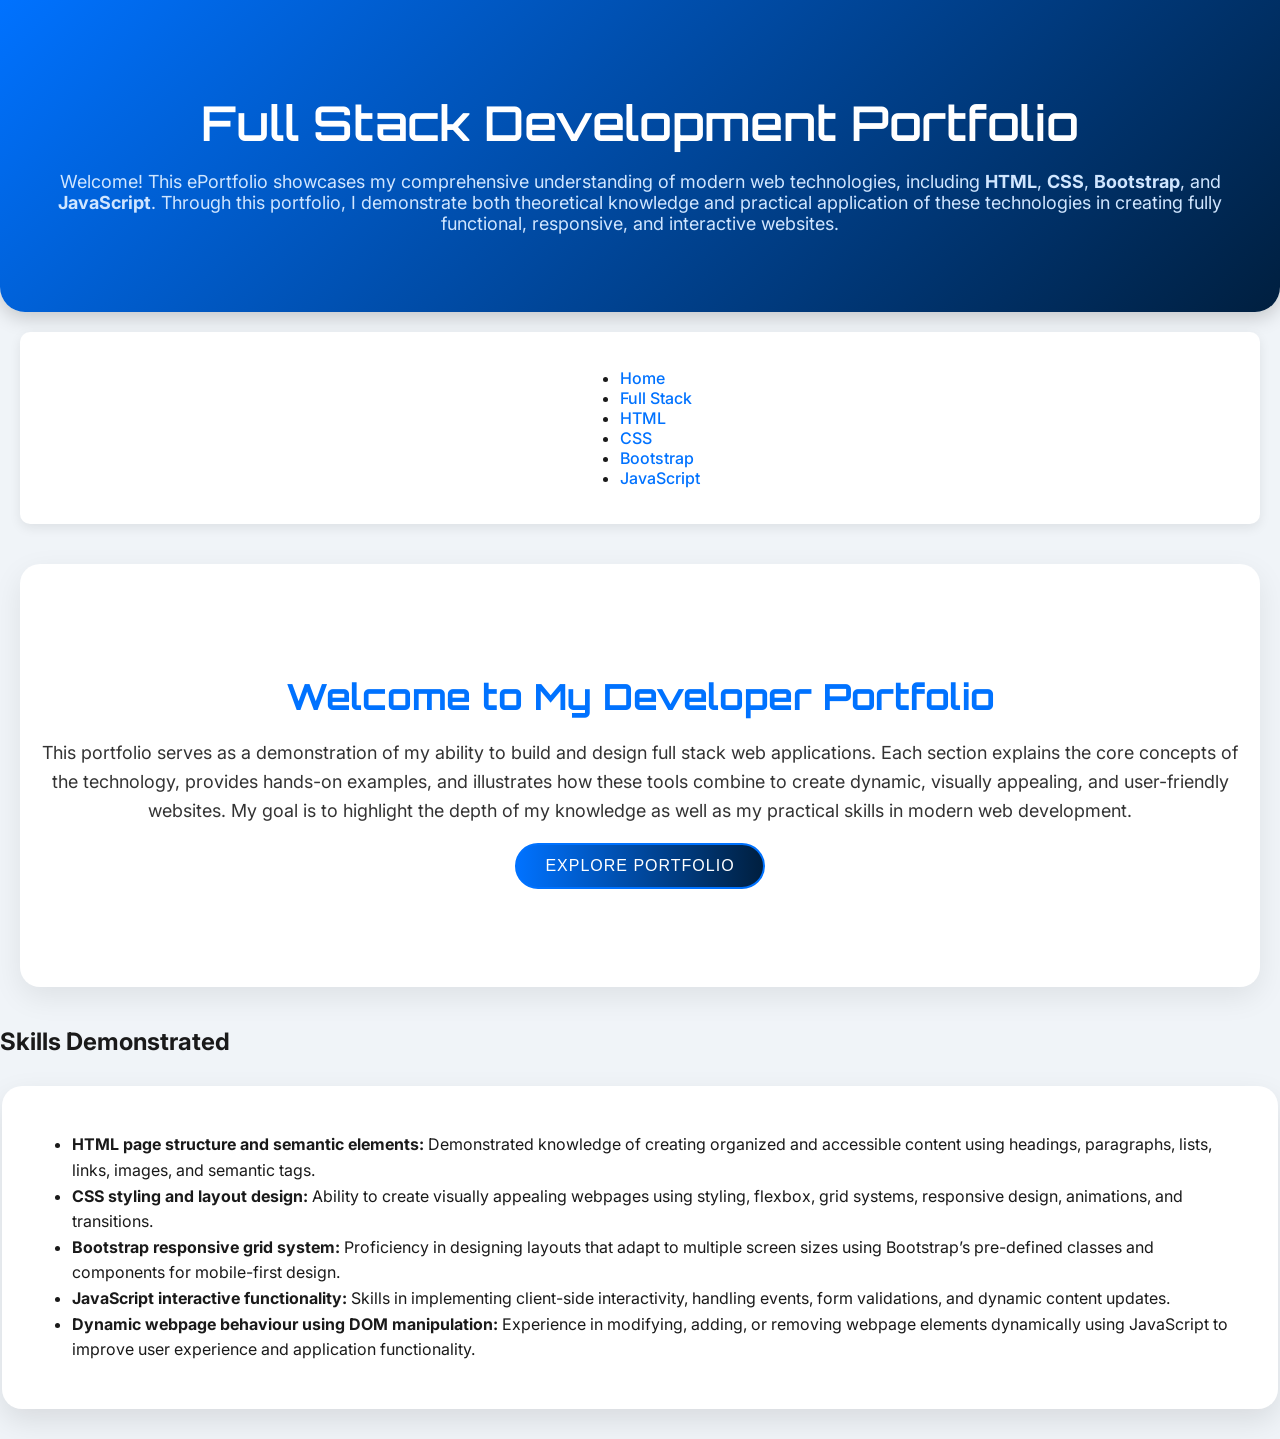
<file: fullstack-portfolio/index.html>
<!DOCTYPE html>
<html lang="en">

<head>
  <meta charset="UTF-8">
  <meta name="viewport" content="width=device-width, initial-scale=1.0">
  <title>Full Stack Developer Portfolio</title>

  <link rel="stylesheet" href="style.css">
  <link href="https://fonts.googleapis.com/css2?family=Poppins:wght@300;500;700&display=swap" rel="stylesheet">
</head>

<body>

<header>
  <h1 class="title">Full Stack Development Portfolio</h1>
  <p class="subtitle">
    Welcome! This ePortfolio showcases my comprehensive understanding of modern web technologies, including <strong>HTML</strong>, <strong>CSS</strong>, <strong>Bootstrap</strong>, and <strong>JavaScript</strong>. Through this portfolio, I demonstrate both theoretical knowledge and practical application of these technologies in creating fully functional, responsive, and interactive websites.
  </p>
</header>

<nav>
  <ul>
    <li><a href="index.html">Home</a></li>
    <li><a href="fullstack.html">Full Stack</a></li>
    <li><a href="html.html">HTML</a></li>
    <li><a href="css.html">CSS</a></li>
    <li><a href="bootstrap.html">Bootstrap</a></li>
    <li><a href="javascript.html">JavaScript</a></li>
  </ul>
</nav>

<section class="hero">
  <h2>Welcome to My Developer Portfolio</h2>
  <p>
    This portfolio serves as a demonstration of my ability to build and design full stack web applications. Each section explains the core concepts of the technology, provides hands-on examples, and illustrates how these tools combine to create dynamic, visually appealing, and user-friendly websites. My goal is to highlight the depth of my knowledge as well as my practical skills in modern web development.
  </p>
  <button onclick="showWelcome()">Explore Portfolio</button>
  <p id="message"></p>
</section>

<section>
  <h2>Skills Demonstrated</h2>
  <div class="card">
    <ul>
      <li>
        <strong>HTML page structure and semantic elements:</strong> Demonstrated knowledge of creating organized and accessible content using headings, paragraphs, lists, links, images, and semantic tags.
      </li>
      <li>
        <strong>CSS styling and layout design:</strong> Ability to create visually appealing webpages using styling, flexbox, grid systems, responsive design, animations, and transitions.
      </li>
      <li>
        <strong>Bootstrap responsive grid system:</strong> Proficiency in designing layouts that adapt to multiple screen sizes using Bootstrap’s pre-defined classes and components for mobile-first design.
      </li>
      <li>
        <strong>JavaScript interactive functionality:</strong> Skills in implementing client-side interactivity, handling events, form validations, and dynamic content updates.
      </li>
      <li>
        <strong>Dynamic webpage behaviour using DOM manipulation:</strong> Experience in modifying, adding, or removing webpage elements dynamically using JavaScript to improve user experience and application functionality.
      </li>
    </ul>
  </div>
</section>

<script>
  function showWelcome() {
    document.getElementById('message').innerText = "Thank you for visiting! Explore each section to see examples of my work.";
  }
</script>

</body>
</html>
</file>
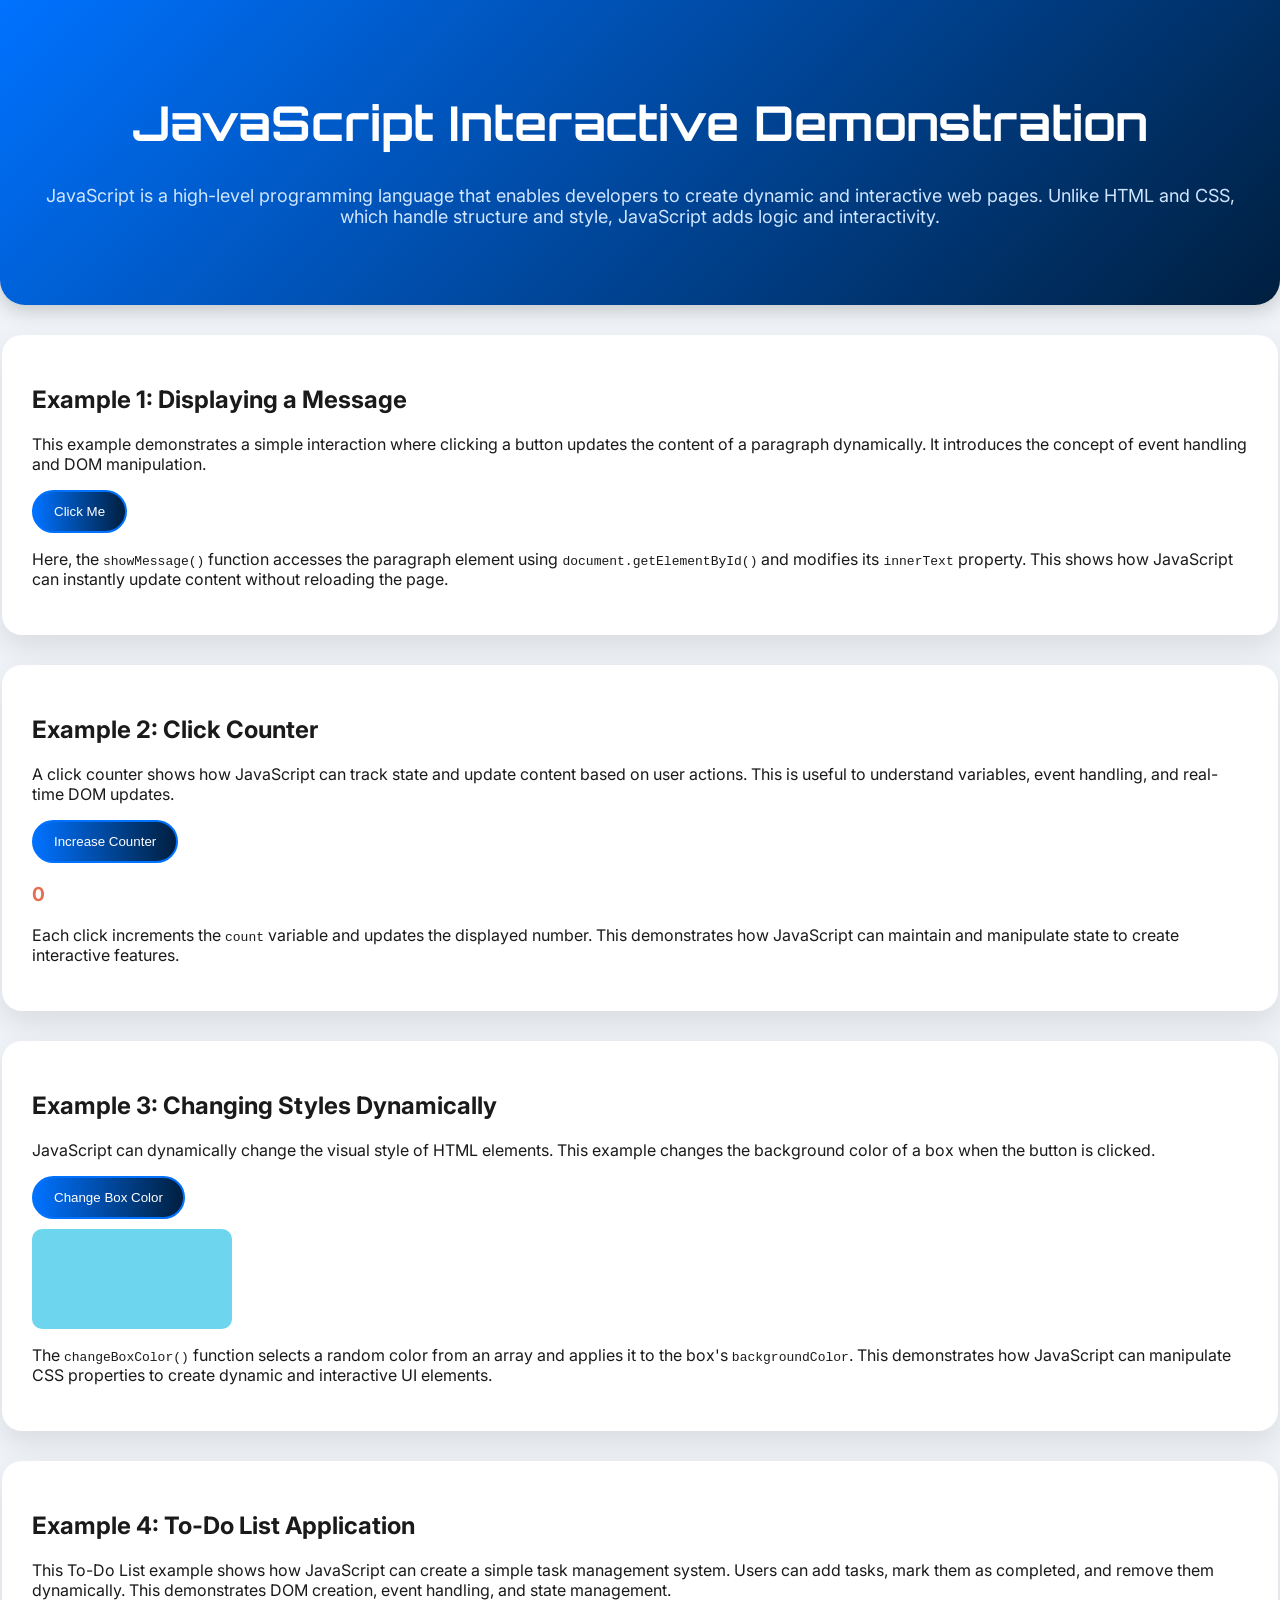
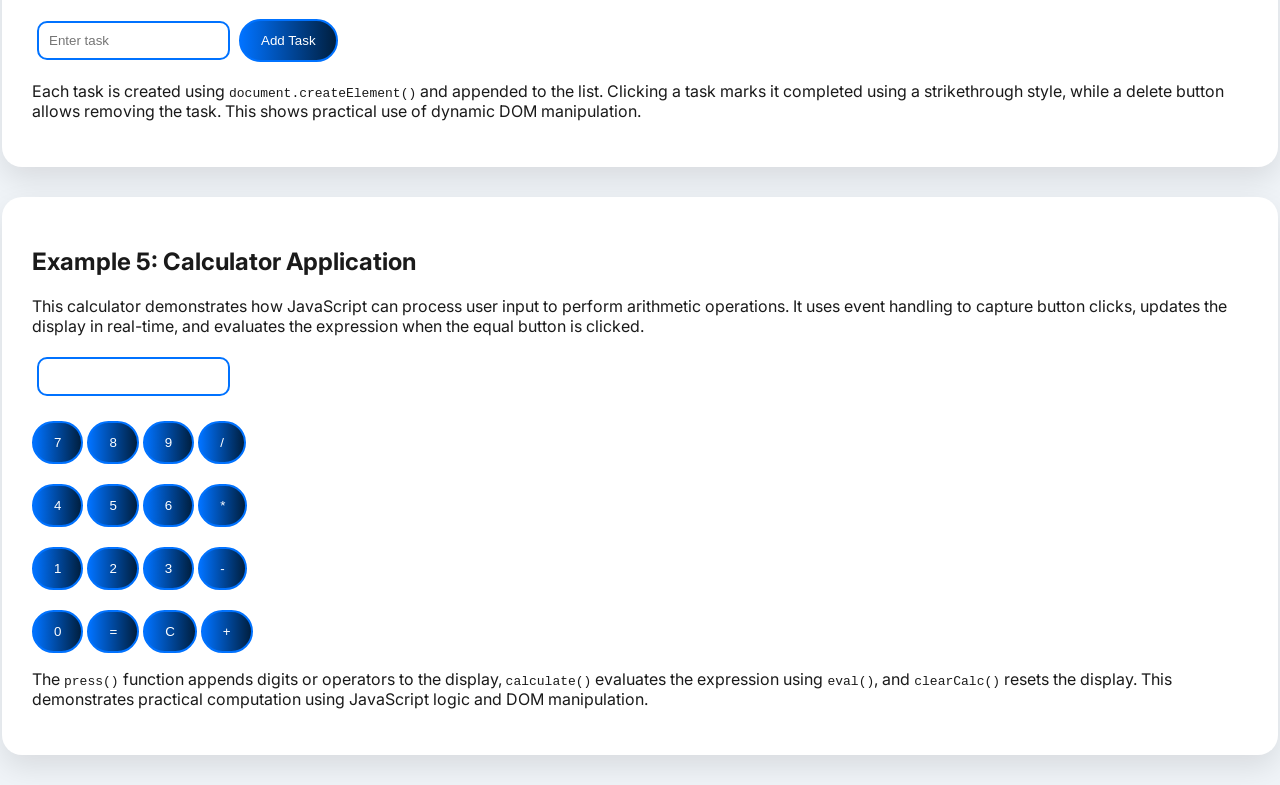
<file: javascript.html>
<!DOCTYPE html>
<html lang="en">

<head>
<meta charset="UTF-8">
<meta name="viewport" content="width=device-width, initial-scale=1.0">
<title>JavaScript Interactive Demonstration</title>

<style>
/* YOUR CSS (UNCHANGED) */
@import url('https://fonts.googleapis.com/css2?family=Orbitron:wght@400;600&family=Inter:wght@300;400;500&display=swap');

body {
  margin: 0;
  font-family: 'Inter', sans-serif;
  background: #f0f4f8;
  color: #1a1a1a;
  overflow-x: hidden;
}

header {
  text-align: center;
  padding: 60px 20px;
  background: linear-gradient(135deg, #0072ff, #001f3f);
  color: #fff;
  border-radius: 0 0 25px 25px;
  box-shadow: 0 5px 20px rgba(0, 0, 0, 0.2);
  animation: headerGlow 5s infinite alternate;
}

@keyframes headerGlow {
  0% { box-shadow: 0 5px 20px rgba(0,114,255,0.2); }
  100% { box-shadow: 0 10px 30px rgba(0,114,255,0.6); }
}

header h1 {
  font-family: 'Orbitron', sans-serif;
  font-size: 48px;
}

header p {
  font-size: 18px;
  color: #d0e6ff;
}

.card {
  width: 95%;
  margin: 30px auto;
  padding: 30px;
  background: #ffffff;
  border-radius: 20px;
  box-shadow: 0 12px 30px rgba(0,0,0,0.1);
  transition: 0.5s;
}

.card:hover {
  transform: translateY(-10px);
  background: linear-gradient(135deg, #001f3f, #003366);
  color: #fff;
}

button {
  padding: 12px 20px;
  border-radius: 50px;
  border: 2px solid #0072ff;
  background: linear-gradient(90deg, #0072ff, #001f3f);
  color: #fff;
  cursor: pointer;
}

input {
  padding: 10px;
  margin: 5px;
  border-radius: 10px;
  border: 2px solid #0072ff;
}

ul {
  list-style: none;
  padding: 0;
}

li {
  margin: 10px 0;
  padding: 10px;
  background: #f1f1f1;
  border-radius: 10px;
  display: flex;
  justify-content: space-between;
}
</style>
</head>

<body>

<header>
  <h1>JavaScript Interactive Demonstration</h1>
  <p>
    JavaScript is a high-level programming language that enables developers to create dynamic and interactive web pages. Unlike HTML and CSS, which handle structure and style, JavaScript adds logic and interactivity.
  </p>
</header>

<!-- Example 1 -->
<section class="card">
  <h2>Example 1: Displaying a Message</h2>
  <p>
    This example demonstrates a simple interaction where clicking a button updates the content of a paragraph dynamically. It introduces the concept of event handling and DOM manipulation.
  </p>
  <button onclick="showMessage()">Click Me</button>
  <p id="output" style="color:#2a9d8f; font-weight:bold;"></p>
  <p>
    Here, the <code>showMessage()</code> function accesses the paragraph element using <code>document.getElementById()</code> and modifies its <code>innerText</code> property. This shows how JavaScript can instantly update content without reloading the page.
  </p>
</section>

<!-- Example 2 -->
<section class="card">
  <h2>Example 2: Click Counter</h2>
  <p>
    A click counter shows how JavaScript can track state and update content based on user actions. This is useful to understand variables, event handling, and real-time DOM updates.
  </p>
  <button onclick="increaseCounter()">Increase Counter</button>
  <p id="count" style="font-size:1.2em; font-weight:bold; color:#e76f51;">0</p>
  <p>
    Each click increments the <code>count</code> variable and updates the displayed number. This demonstrates how JavaScript can maintain and manipulate state to create interactive features.
  </p>
</section>

<!-- Example 3 -->
<section class="card">
  <h2>Example 3: Changing Styles Dynamically</h2>
  <p>
    JavaScript can dynamically change the visual style of HTML elements. This example changes the background color of a box when the button is clicked.
  </p>
  <button onclick="changeBoxColor()">Change Box Color</button>
  <div id="colorBox" style="width:200px; height:100px; background-color:#6dd5ed; margin-top:10px; border-radius:10px;"></div>
  <p>
    The <code>changeBoxColor()</code> function selects a random color from an array and applies it to the box's <code>backgroundColor</code>. This demonstrates how JavaScript can manipulate CSS properties to create dynamic and interactive UI elements.
  </p>
</section>

<!-- Example 4: To-Do List -->
<section class="card">
  <h2>Example 4: To-Do List Application</h2>
  <p>
    This To-Do List example shows how JavaScript can create a simple task management system. Users can add tasks, mark them as completed, and remove them dynamically. This demonstrates DOM creation, event handling, and state management.
  </p>
  <input type="text" id="taskInput" placeholder="Enter task">
  <button onclick="addTask()">Add Task</button>
  <ul id="taskList"></ul>
  <p>
    Each task is created using <code>document.createElement()</code> and appended to the list. Clicking a task marks it completed using a strikethrough style, while a delete button allows removing the task. This shows practical use of dynamic DOM manipulation.
  </p>
</section>

<!-- Example 5: Calculator -->
<section class="card">
  <h2>Example 5: Calculator Application</h2>
  <p>
    This calculator demonstrates how JavaScript can process user input to perform arithmetic operations. It uses event handling to capture button clicks, updates the display in real-time, and evaluates the expression when the equal button is clicked.
  </p>
  <input type="text" id="calcDisplay" readonly><br><br>

  <button onclick="press('7')">7</button>
  <button onclick="press('8')">8</button>
  <button onclick="press('9')">9</button>
  <button onclick="press('/')">/</button><br><br>

  <button onclick="press('4')">4</button>
  <button onclick="press('5')">5</button>
  <button onclick="press('6')">6</button>
  <button onclick="press('*')">*</button><br><br>

  <button onclick="press('1')">1</button>
  <button onclick="press('2')">2</button>
  <button onclick="press('3')">3</button>
  <button onclick="press('-')">-</button><br><br>

  <button onclick="press('0')">0</button>
  <button onclick="calculate()">=</button>
  <button onclick="clearCalc()">C</button>
  <button onclick="press('+')">+</button>

  <p>
    The <code>press()</code> function appends digits or operators to the display, <code>calculate()</code> evaluates the expression using <code>eval()</code>, and <code>clearCalc()</code> resets the display. This demonstrates practical computation using JavaScript logic and DOM manipulation.
  </p>
</section>

<script>
// Example 1
function showMessage() {
  document.getElementById('output').innerText = "Hello! You clicked the button. 🎉";
}

// Example 2
let count = 0;
function increaseCounter() {
  count++;
  document.getElementById('count').innerText = count;
}

// Example 3
function changeBoxColor() {
  const box = document.getElementById('colorBox');
  const colors = ["#6dd5ed", "#ffb347", "#9b59b6", "#e74c3c", "#2ecc71"];
  const randomColor = colors[Math.floor(Math.random() * colors.length)];
  box.style.backgroundColor = randomColor;
}

// Example 4: To-Do List
function addTask() {
  const input = document.getElementById("taskInput");
  if (!input.value) return;
  const li = document.createElement("li");
  li.textContent = input.value;

  li.onclick = () => li.style.textDecoration = "line-through";

  const del = document.createElement("button");
  del.textContent = "X";
  del.onclick = (e) => {
    e.stopPropagation();
    li.remove();
  };

  li.appendChild(del);
  document.getElementById("taskList").appendChild(li);
  input.value = "";
}

// Example 5: Calculator
function press(val) {
  document.getElementById("calcDisplay").value += val;
}

function calculate() {
  document.getElementById("calcDisplay").value =
    eval(document.getElementById("calcDisplay").value);
}

function clearCalc() {
  document.getElementById("calcDisplay").value = "";
}
</script>

</body>
</html>
</file>
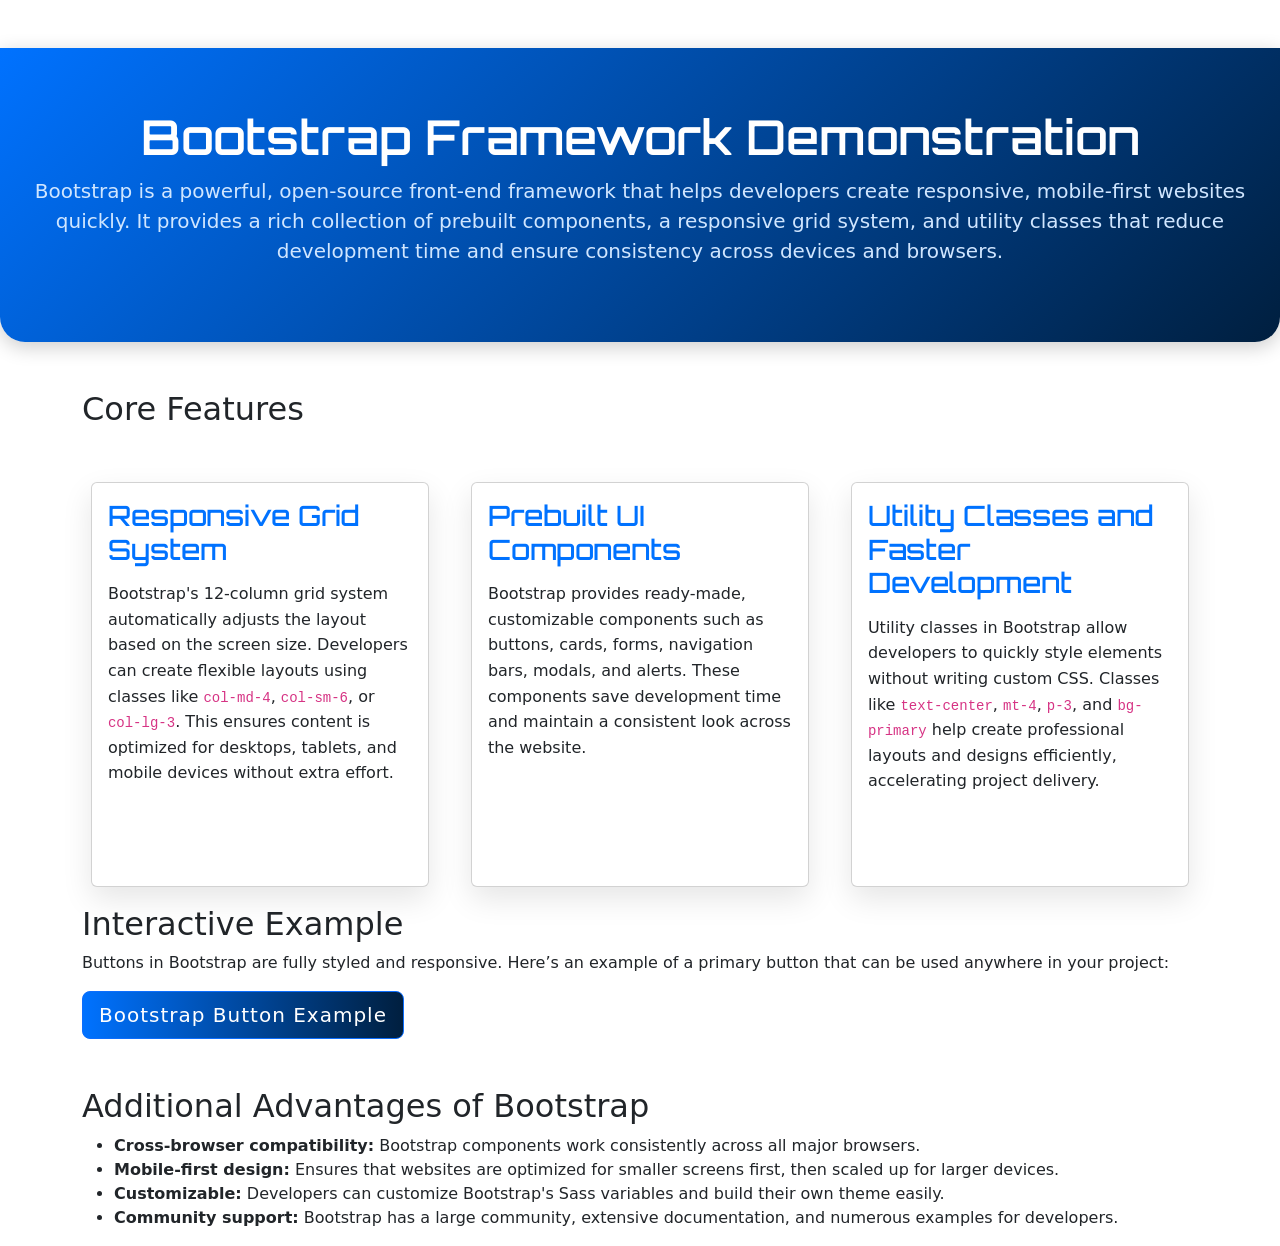
<file: fullstack-portfolio/bootstrap.html>
<!DOCTYPE html>
<html lang="en">

<head>
  <meta charset="UTF-8">
  <meta name="viewport" content="width=device-width, initial-scale=1.0">
  <title>Bootstrap Demonstration</title>
  <link rel="stylesheet" href="style.css">
  <link rel="stylesheet" href="https://cdn.jsdelivr.net/npm/bootstrap@5.3.0/dist/css/bootstrap.min.css">
  <link href="https://fonts.googleapis.com/css2?family=Poppins:wght@300;500;700&display=swap" rel="stylesheet">
</head>

<body>

<header class="text-center my-5">
  <h1>Bootstrap Framework Demonstration</h1>
  <p class="lead">
    Bootstrap is a powerful, open-source front-end framework that helps developers create responsive, mobile-first websites quickly. It provides a rich collection of prebuilt components, a responsive grid system, and utility classes that reduce development time and ensure consistency across devices and browsers.
  </p>
</header>

<section class="container">

  <h2 class="mb-4">Core Features</h2>

  <div class="row g-4">

    <div class="col-md-4">
      <div class="card p-3 h-100">
        <h3>Responsive Grid System</h3>
        <p>
          Bootstrap's 12-column grid system automatically adjusts the layout based on the screen size. Developers can create flexible layouts using classes like <code>col-md-4</code>, <code>col-sm-6</code>, or <code>col-lg-3</code>. This ensures content is optimized for desktops, tablets, and mobile devices without extra effort.
        </p>
      </div>
    </div>

    <div class="col-md-4">
      <div class="card p-3 h-100">
        <h3>Prebuilt UI Components</h3>
        <p>
          Bootstrap provides ready-made, customizable components such as buttons, cards, forms, navigation bars, modals, and alerts. These components save development time and maintain a consistent look across the website.
        </p>
      </div>
    </div>

    <div class="col-md-4">
      <div class="card p-3 h-100">
        <h3>Utility Classes and Faster Development</h3>
        <p>
          Utility classes in Bootstrap allow developers to quickly style elements without writing custom CSS. Classes like <code>text-center</code>, <code>mt-4</code>, <code>p-3</code>, and <code>bg-primary</code> help create professional layouts and designs efficiently, accelerating project delivery.
        </p>
      </div>
    </div>

  </div>

  <h2 class="mt-5">Interactive Example</h2>
  <p>
    Buttons in Bootstrap are fully styled and responsive. Here’s an example of a primary button that can be used anywhere in your project:
  </p>

  <button class="btn btn-primary btn-lg">Bootstrap Button Example</button>

  <h2 class="mt-5">Additional Advantages of Bootstrap</h2>
  <ul>
    <li><strong>Cross-browser compatibility:</strong> Bootstrap components work consistently across all major browsers.</li>
    <li><strong>Mobile-first design:</strong> Ensures that websites are optimized for smaller screens first, then scaled up for larger devices.</li>
    <li><strong>Customizable:</strong> Developers can customize Bootstrap's Sass variables and build their own theme easily.</li>
    <li><strong>Community support:</strong> Bootstrap has a large community, extensive documentation, and numerous examples for developers.</li>
  </ul>

</section>

</body>

</html>
</file>
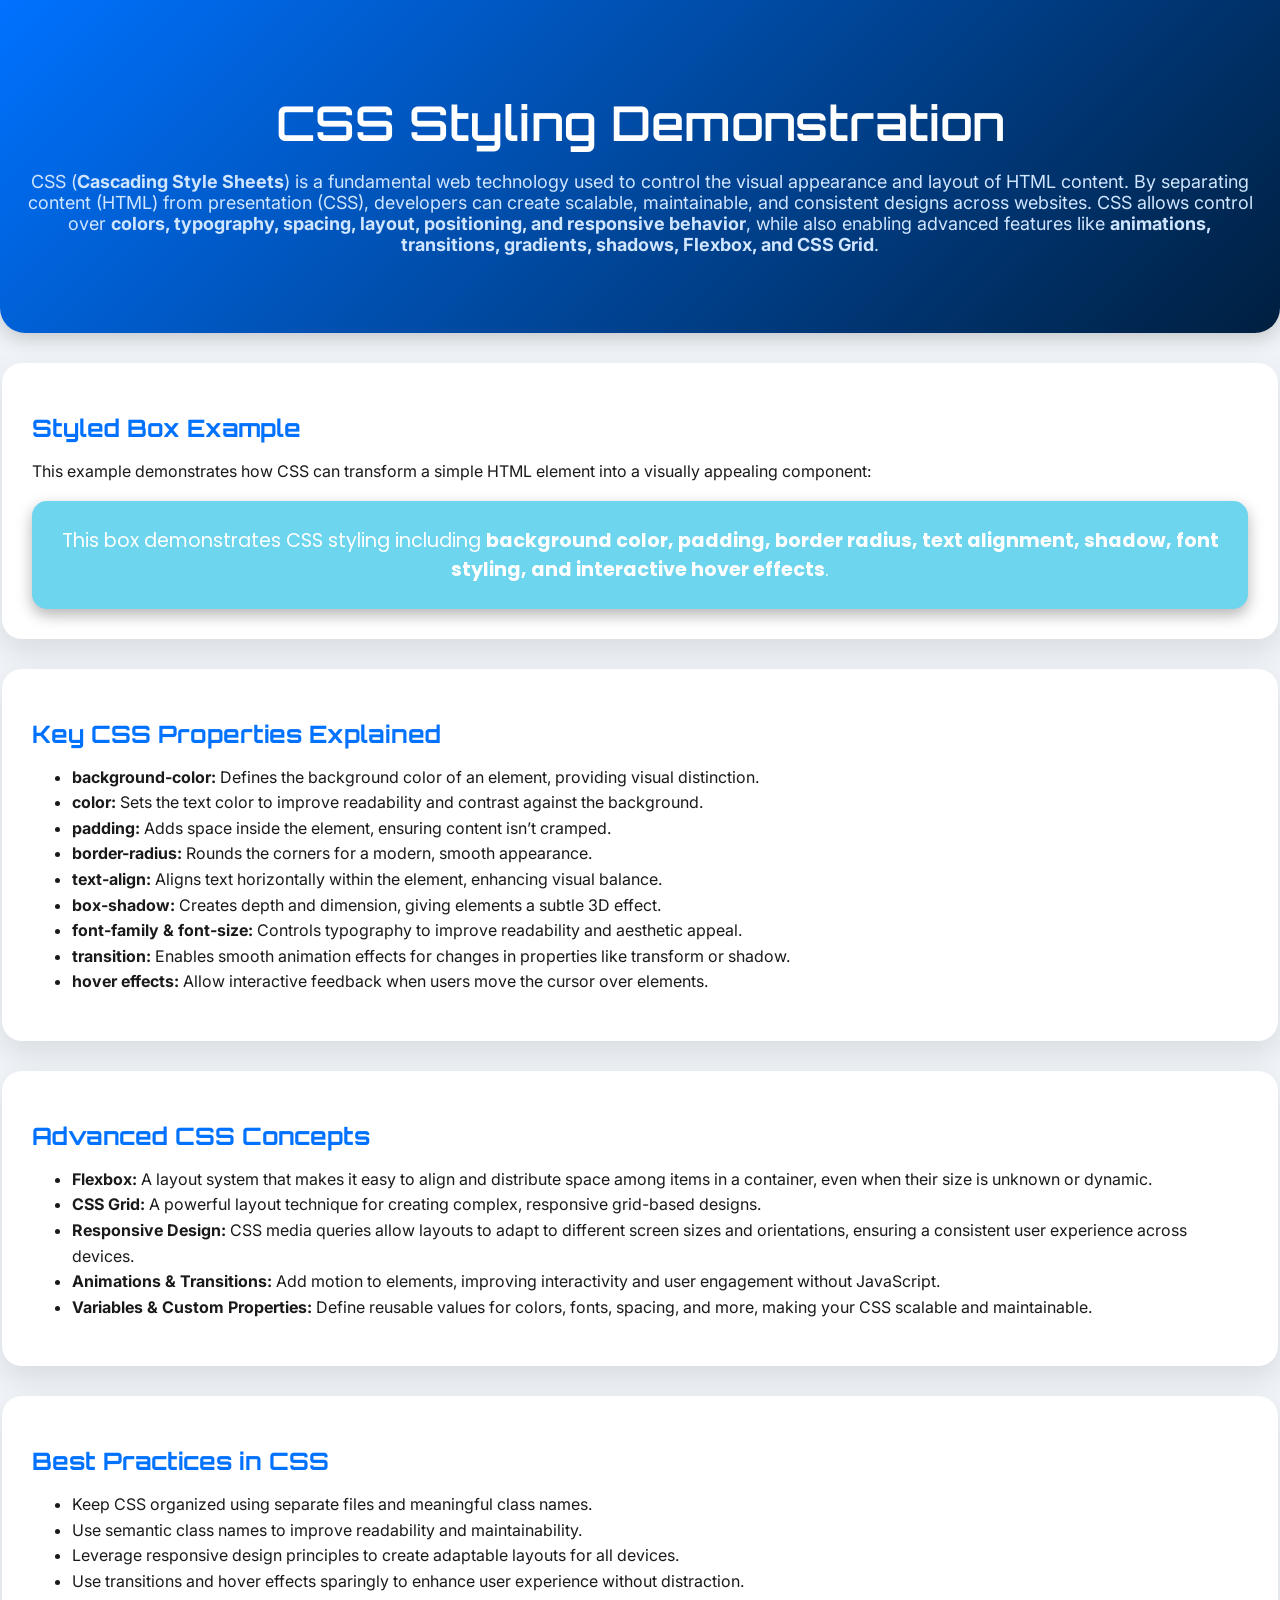
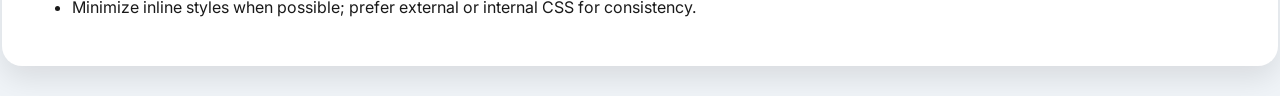
<file: fullstack-portfolio/css.html>
<!DOCTYPE html>
<html lang="en">

<head>
  <meta charset="UTF-8">
  <meta name="viewport" content="width=device-width, initial-scale=1.0">
  <title>CSS Demonstration</title>
  <link rel="stylesheet" href="style.css">
  <link href="https://fonts.googleapis.com/css2?family=Poppins:wght@300;500;700&display=swap" rel="stylesheet">
</head>

<body>

<header>
  <h1>CSS Styling Demonstration</h1>
  <p>
    CSS (<strong>Cascading Style Sheets</strong>) is a fundamental web technology used to control the visual appearance and layout of HTML content. By separating content (HTML) from presentation (CSS), developers can create scalable, maintainable, and consistent designs across websites. CSS allows control over <strong>colors, typography, spacing, layout, positioning, and responsive behavior</strong>, while also enabling advanced features like <strong>animations, transitions, gradients, shadows, Flexbox, and CSS Grid</strong>.
  </p>
</header>

<section class="card">
  <h2>Styled Box Example</h2>
  <p>This example demonstrates how CSS can transform a simple HTML element into a visually appealing component:</p>

  <div class="box" style="
        background-color: #6dd5ed;
        color: #fff;
        padding: 25px;
        border-radius: 15px;
        text-align: center;
        box-shadow: 0 6px 15px rgba(0,0,0,0.3);
        font-family: 'Poppins', sans-serif;
        font-size: 1.2em;
        transition: transform 0.3s ease, box-shadow 0.3s ease;
      "
      onmouseover="this.style.transform='scale(1.05)'; this.style.boxShadow='0 10px 20px rgba(0,0,0,0.35)';"
      onmouseout="this.style.transform='scale(1)'; this.style.boxShadow='0 6px 15px rgba(0,0,0,0.3)';"
  >
    This box demonstrates CSS styling including <strong>background color, padding, border radius, text alignment, shadow, font styling, and interactive hover effects</strong>.
  </div>
</section>

<section class="card">
  <h2>Key CSS Properties Explained</h2>
  <ul>
    <li><strong>background-color:</strong> Defines the background color of an element, providing visual distinction.</li>
    <li><strong>color:</strong> Sets the text color to improve readability and contrast against the background.</li>
    <li><strong>padding:</strong> Adds space inside the element, ensuring content isn’t cramped.</li>
    <li><strong>border-radius:</strong> Rounds the corners for a modern, smooth appearance.</li>
    <li><strong>text-align:</strong> Aligns text horizontally within the element, enhancing visual balance.</li>
    <li><strong>box-shadow:</strong> Creates depth and dimension, giving elements a subtle 3D effect.</li>
    <li><strong>font-family & font-size:</strong> Controls typography to improve readability and aesthetic appeal.</li>
    <li><strong>transition:</strong> Enables smooth animation effects for changes in properties like transform or shadow.</li>
    <li><strong>hover effects:</strong> Allow interactive feedback when users move the cursor over elements.</li>
  </ul>
</section>

<section class="card">
  <h2>Advanced CSS Concepts</h2>
  <ul>
    <li><strong>Flexbox:</strong> A layout system that makes it easy to align and distribute space among items in a container, even when their size is unknown or dynamic.</li>
    <li><strong>CSS Grid:</strong> A powerful layout technique for creating complex, responsive grid-based designs.</li>
    <li><strong>Responsive Design:</strong> CSS media queries allow layouts to adapt to different screen sizes and orientations, ensuring a consistent user experience across devices.</li>
    <li><strong>Animations & Transitions:</strong> Add motion to elements, improving interactivity and user engagement without JavaScript.</li>
    <li><strong>Variables & Custom Properties:</strong> Define reusable values for colors, fonts, spacing, and more, making your CSS scalable and maintainable.</li>
  </ul>
</section>

<section class="card">
  <h2>Best Practices in CSS</h2>
  <ul>
    <li>Keep CSS organized using separate files and meaningful class names.</li>
    <li>Use semantic class names to improve readability and maintainability.</li>
    <li>Leverage responsive design principles to create adaptable layouts for all devices.</li>
    <li>Use transitions and hover effects sparingly to enhance user experience without distraction.</li>
    <li>Minimize inline styles when possible; prefer external or internal CSS for consistency.</li>
  </ul>
</section>

</body>

</html>
</file>
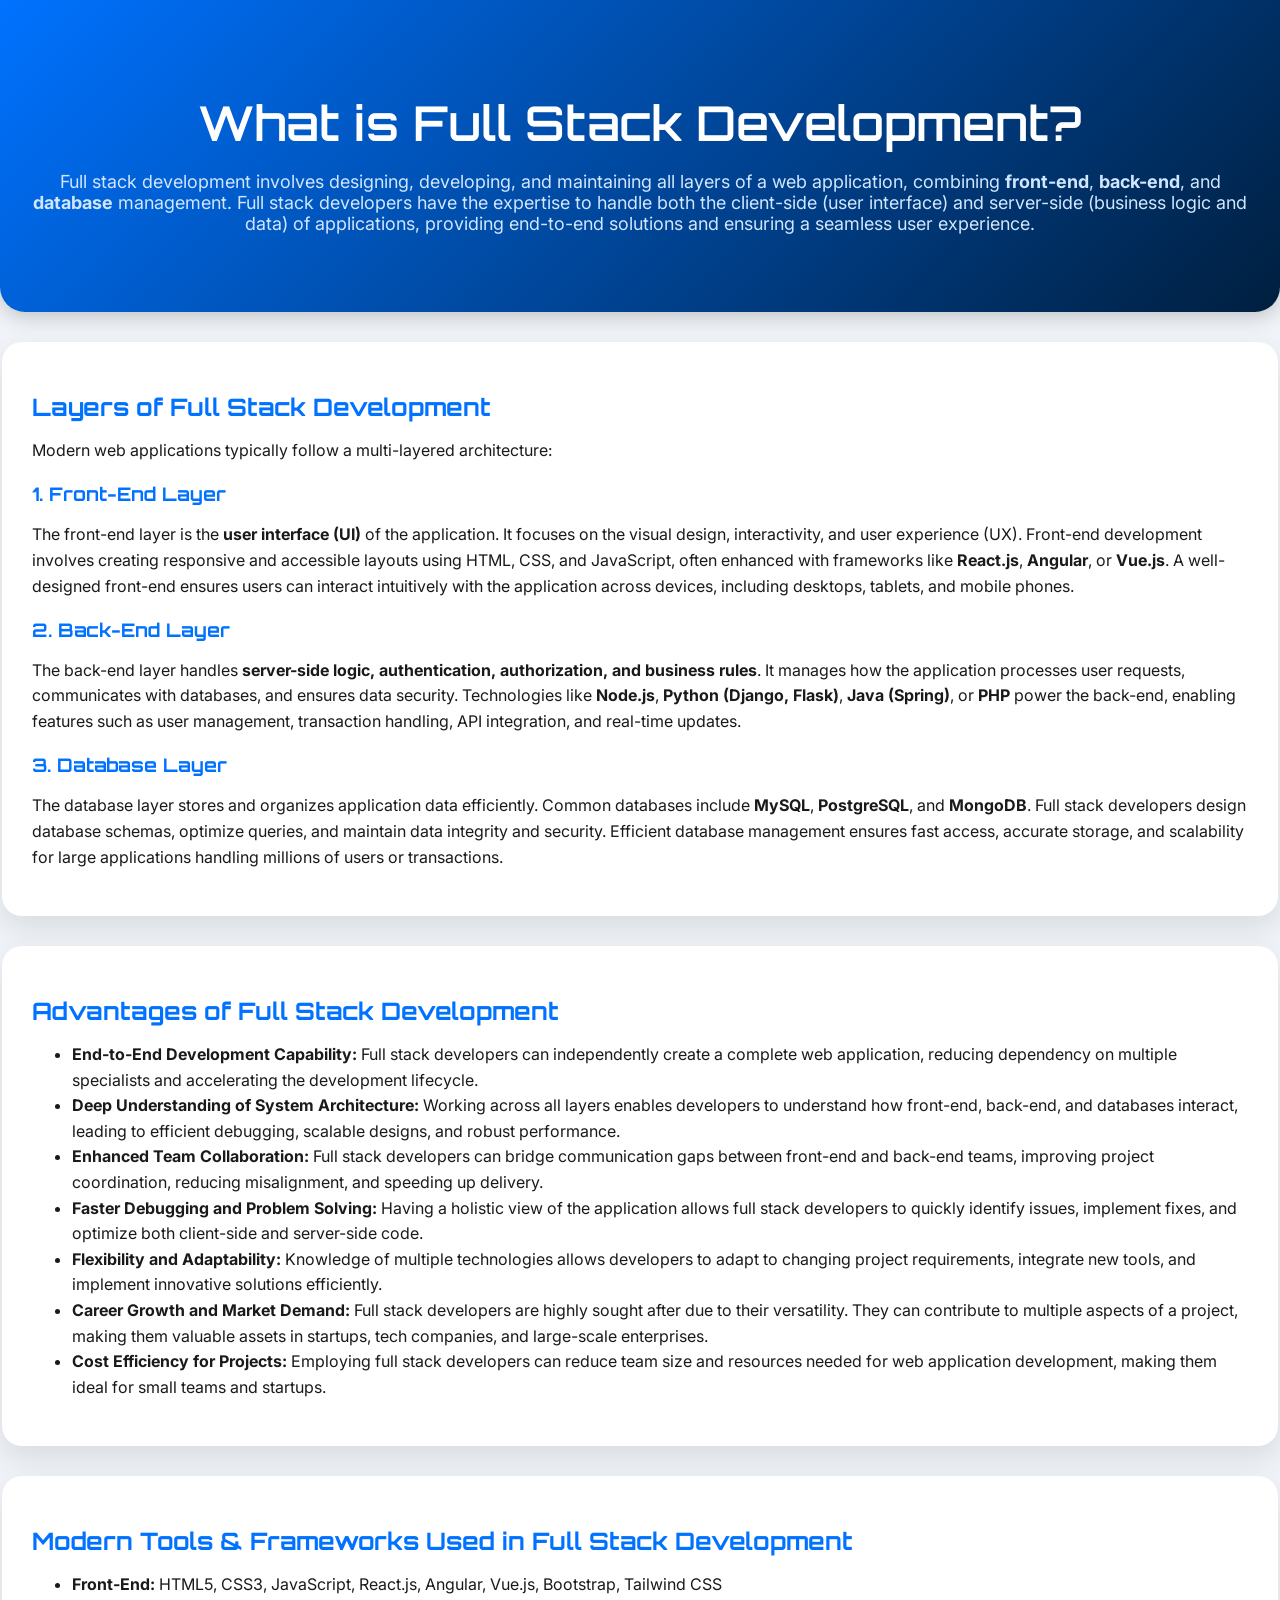
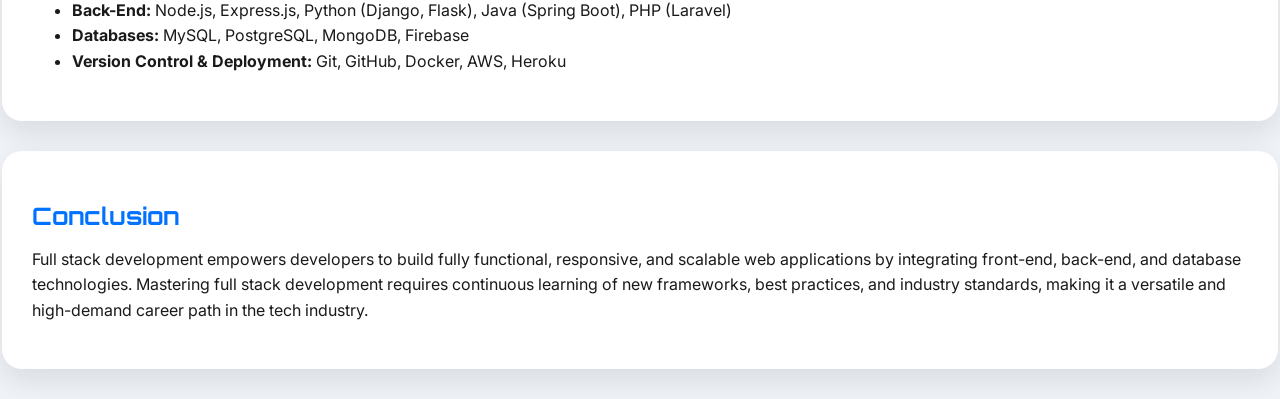
<file: fullstack-portfolio/fullstack.html>
<!DOCTYPE html>
<html lang="en">

<head>
  <meta charset="UTF-8">
  <meta name="viewport" content="width=device-width, initial-scale=1.0">
  <title>Full Stack Development</title>
  <link rel="stylesheet" href="style.css">
  <link href="https://fonts.googleapis.com/css2?family=Poppins:wght@300;500;700&display=swap" rel="stylesheet">
</head>

<body>

<header>
  <h1>What is Full Stack Development?</h1>
  <p>
    Full stack development involves designing, developing, and maintaining all layers of a web application, combining <strong>front-end</strong>, <strong>back-end</strong>, and <strong>database</strong> management. Full stack developers have the expertise to handle both the client-side (user interface) and server-side (business logic and data) of applications, providing end-to-end solutions and ensuring a seamless user experience.
  </p>
</header>

<section class="card">
  <h2>Layers of Full Stack Development</h2>

  <p>
    Modern web applications typically follow a multi-layered architecture:
  </p>

  <h3>1. Front-End Layer</h3>
  <p>
    The front-end layer is the <strong>user interface (UI)</strong> of the application. It focuses on the visual design, interactivity, and user experience (UX). Front-end development involves creating responsive and accessible layouts using HTML, CSS, and JavaScript, often enhanced with frameworks like <strong>React.js</strong>, <strong>Angular</strong>, or <strong>Vue.js</strong>. A well-designed front-end ensures users can interact intuitively with the application across devices, including desktops, tablets, and mobile phones.
  </p>

  <h3>2. Back-End Layer</h3>
  <p>
    The back-end layer handles <strong>server-side logic, authentication, authorization, and business rules</strong>. It manages how the application processes user requests, communicates with databases, and ensures data security. Technologies like <strong>Node.js</strong>, <strong>Python (Django, Flask)</strong>, <strong>Java (Spring)</strong>, or <strong>PHP</strong> power the back-end, enabling features such as user management, transaction handling, API integration, and real-time updates.
  </p>

  <h3>3. Database Layer</h3>
  <p>
    The database layer stores and organizes application data efficiently. Common databases include <strong>MySQL</strong>, <strong>PostgreSQL</strong>, and <strong>MongoDB</strong>. Full stack developers design database schemas, optimize queries, and maintain data integrity and security. Efficient database management ensures fast access, accurate storage, and scalability for large applications handling millions of users or transactions.
  </p>
</section>

<section class="card">
  <h2>Advantages of Full Stack Development</h2>

  <ul>
    <li>
      <strong>End-to-End Development Capability:</strong> Full stack developers can independently create a complete web application, reducing dependency on multiple specialists and accelerating the development lifecycle.
    </li>
    <li>
      <strong>Deep Understanding of System Architecture:</strong> Working across all layers enables developers to understand how front-end, back-end, and databases interact, leading to efficient debugging, scalable designs, and robust performance.
    </li>
    <li>
      <strong>Enhanced Team Collaboration:</strong> Full stack developers can bridge communication gaps between front-end and back-end teams, improving project coordination, reducing misalignment, and speeding up delivery.
    </li>
    <li>
      <strong>Faster Debugging and Problem Solving:</strong> Having a holistic view of the application allows full stack developers to quickly identify issues, implement fixes, and optimize both client-side and server-side code.
    </li>
    <li>
      <strong>Flexibility and Adaptability:</strong> Knowledge of multiple technologies allows developers to adapt to changing project requirements, integrate new tools, and implement innovative solutions efficiently.
    </li>
    <li>
      <strong>Career Growth and Market Demand:</strong> Full stack developers are highly sought after due to their versatility. They can contribute to multiple aspects of a project, making them valuable assets in startups, tech companies, and large-scale enterprises.
    </li>
    <li>
      <strong>Cost Efficiency for Projects:</strong> Employing full stack developers can reduce team size and resources needed for web application development, making them ideal for small teams and startups.
    </li>
  </ul>
</section>

<section class="card">
  <h2>Modern Tools & Frameworks Used in Full Stack Development</h2>

  <ul>
    <li><strong>Front-End:</strong> HTML5, CSS3, JavaScript, React.js, Angular, Vue.js, Bootstrap, Tailwind CSS</li>
    <li><strong>Back-End:</strong> Node.js, Express.js, Python (Django, Flask), Java (Spring Boot), PHP (Laravel)</li>
    <li><strong>Databases:</strong> MySQL, PostgreSQL, MongoDB, Firebase</li>
    <li><strong>Version Control & Deployment:</strong> Git, GitHub, Docker, AWS, Heroku</li>
  </ul>
</section>

<section class="card">
  <h2>Conclusion</h2>
  <p>
    Full stack development empowers developers to build fully functional, responsive, and scalable web applications by integrating front-end, back-end, and database technologies. Mastering full stack development requires continuous learning of new frameworks, best practices, and industry standards, making it a versatile and high-demand career path in the tech industry.
  </p>
</section>

</body>
</html>
</file>
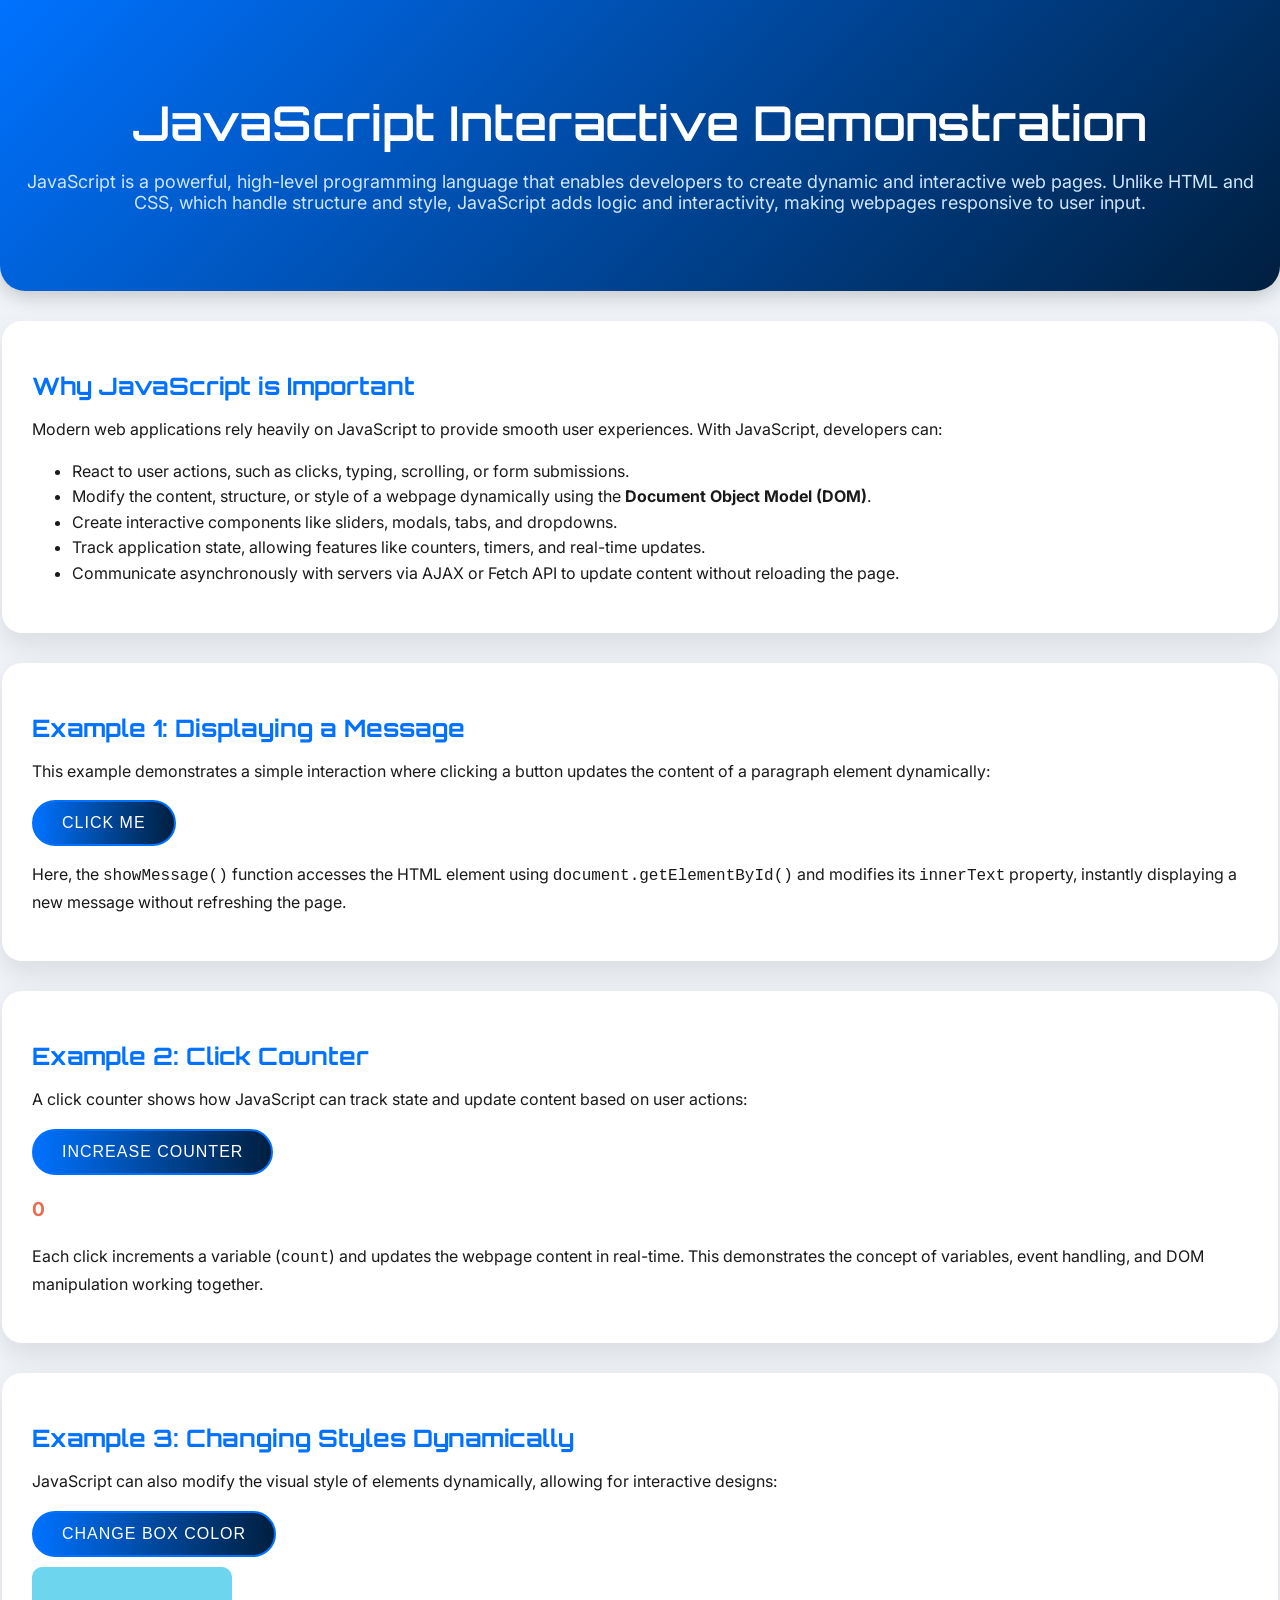
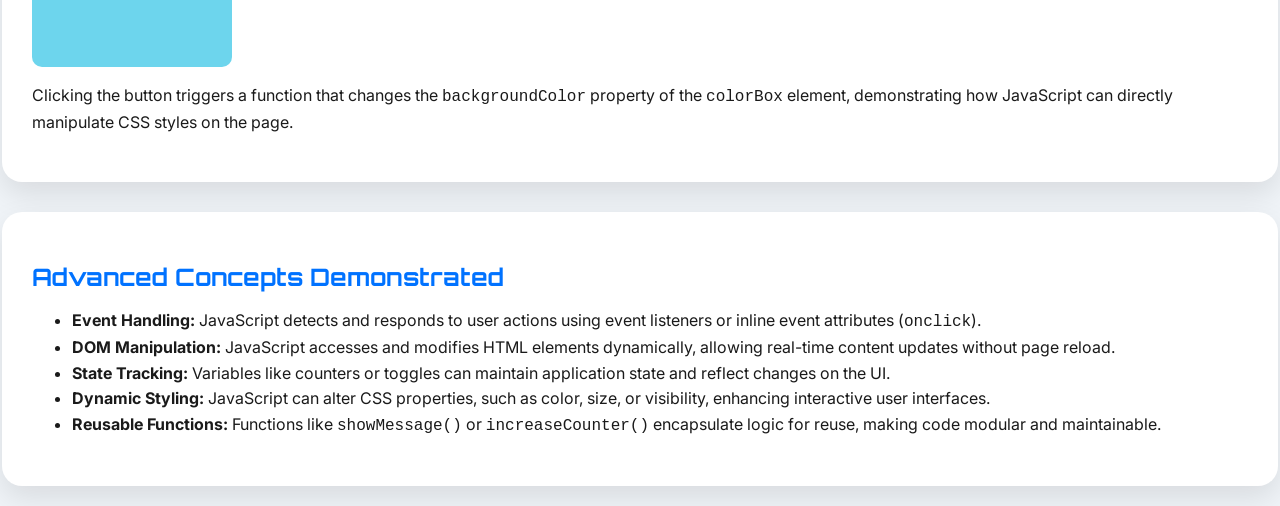
<file: fullstack-portfolio/javascript.html>
<!DOCTYPE html>
<html lang="en">

<head>
  <meta charset="UTF-8">
  <meta name="viewport" content="width=device-width, initial-scale=1.0">
  <title>JavaScript Interactive Demonstration</title>
  <link rel="stylesheet" href="style.css">
  <link href="https://fonts.googleapis.com/css2?family=Poppins:wght@300;500;700&display=swap" rel="stylesheet">
</head>

<body>

<header>
  <h1>JavaScript Interactive Demonstration</h1>
  <p>
    JavaScript is a powerful, high-level programming language that enables developers to create dynamic and interactive web pages. Unlike HTML and CSS, which handle structure and style, JavaScript adds logic and interactivity, making webpages responsive to user input.
  </p>
</header>

<section class="card">
  <h2>Why JavaScript is Important</h2>
  <p>
    Modern web applications rely heavily on JavaScript to provide smooth user experiences. With JavaScript, developers can:
  </p>
  <ul>
    <li>React to user actions, such as clicks, typing, scrolling, or form submissions.</li>
    <li>Modify the content, structure, or style of a webpage dynamically using the <strong>Document Object Model (DOM)</strong>.</li>
    <li>Create interactive components like sliders, modals, tabs, and dropdowns.</li>
    <li>Track application state, allowing features like counters, timers, and real-time updates.</li>
    <li>Communicate asynchronously with servers via AJAX or Fetch API to update content without reloading the page.</li>
  </ul>
</section>

<section class="card">
  <h2>Example 1: Displaying a Message</h2>
  <p>
    This example demonstrates a simple interaction where clicking a button updates the content of a paragraph element dynamically:
  </p>
  <button onclick="showMessage()">Click Me</button>
  <p id="output" style="color:#2a9d8f; font-weight:bold;"></p>
  <p>
    Here, the <code>showMessage()</code> function accesses the HTML element using <code>document.getElementById()</code> and modifies its <code>innerText</code> property, instantly displaying a new message without refreshing the page.
  </p>
</section>

<section class="card">
  <h2>Example 2: Click Counter</h2>
  <p>
    A click counter shows how JavaScript can track state and update content based on user actions:
  </p>
  <button onclick="increaseCounter()">Increase Counter</button>
  <p id="count" style="font-size:1.2em; font-weight:bold; color:#e76f51;">0</p>
  <p>
    Each click increments a variable (<code>count</code>) and updates the webpage content in real-time. This demonstrates the concept of variables, event handling, and DOM manipulation working together.
  </p>
</section>

<section class="card">
  <h2>Example 3: Changing Styles Dynamically</h2>
  <p>
    JavaScript can also modify the visual style of elements dynamically, allowing for interactive designs:
  </p>
  <button onclick="changeBoxColor()">Change Box Color</button>
  <div id="colorBox" style="width:200px; height:100px; background-color:#6dd5ed; margin-top:10px; border-radius:10px;"></div>
  <p>
    Clicking the button triggers a function that changes the <code>backgroundColor</code> property of the <code>colorBox</code> element, demonstrating how JavaScript can directly manipulate CSS styles on the page.
  </p>
</section>

<section class="card">
  <h2>Advanced Concepts Demonstrated</h2>
  <ul>
    <li><strong>Event Handling:</strong> JavaScript detects and responds to user actions using event listeners or inline event attributes (<code>onclick</code>).</li>
    <li><strong>DOM Manipulation:</strong> JavaScript accesses and modifies HTML elements dynamically, allowing real-time content updates without page reload.</li>
    <li><strong>State Tracking:</strong> Variables like counters or toggles can maintain application state and reflect changes on the UI.</li>
    <li><strong>Dynamic Styling:</strong> JavaScript can alter CSS properties, such as color, size, or visibility, enhancing interactive user interfaces.</li>
    <li><strong>Reusable Functions:</strong> Functions like <code>showMessage()</code> or <code>increaseCounter()</code> encapsulate logic for reuse, making code modular and maintainable.</li>
  </ul>
</section>

<script>
  // Example 1: Display Message
  function showMessage() {
    document.getElementById('output').innerText = "Hello! You clicked the button. 🎉";
  }

  // Example 2: Click Counter
  let count = 0;
  function increaseCounter() {
    count++;
    document.getElementById('count').innerText = count;
  }

  // Example 3: Dynamic Style Change
  function changeBoxColor() {
    const box = document.getElementById('colorBox');
    const colors = ["#6dd5ed", "#ffb347", "#9b59b6", "#e74c3c", "#2ecc71"];
    const randomColor = colors[Math.floor(Math.random() * colors.length)];
    box.style.backgroundColor = randomColor;
  }
</script>

</body>
</html>
</file>
<file: fullstack-portfolio/style.css>
/* Fonts */
@import url('https://fonts.googleapis.com/css2?family=Orbitron:wght@400;600&family=Inter:wght@300;400;500&display=swap');

/* Body */
body {
  margin: 0;
  font-family: 'Inter', sans-serif;
  background: #f0f4f8; /* Light background for readability */
  color: #1a1a1a;
  overflow-x: hidden;
}

/* Header */
header {
  text-align: center;
  padding: 60px 20px;
  background: linear-gradient(135deg, #0072ff, #001f3f); /* dark blue gradient */
  color: #fff;
  border-radius: 0 0 25px 25px;
  box-shadow: 0 5px 20px rgba(0, 0, 0, 0.2);
  animation: headerGlow 5s infinite alternate;
}

@keyframes headerGlow {
  0% { box-shadow: 0 5px 20px rgba(0, 114, 255, 0.2); }
  100% { box-shadow: 0 10px 30px rgba(0, 114, 255, 0.6); }
}

header h1 {
  font-family: 'Orbitron', sans-serif;
  font-size: 48px;
  font-weight: 600;
  margin-bottom: 10px;
}

header p {
  font-size: 18px;
  font-weight: 400;
  color: #d0e6ff;
}

/* Navbar */
nav {
  display: flex;
  justify-content: center;
  gap: 40px;
  padding: 20px;
  background: #ffffff;
  box-shadow: 0 4px 12px rgba(0, 0, 0, 0.08);
  border-radius: 10px;
  margin: 20px auto;
  max-width: 1200px;
}

nav a {
  color: #0072ff;
  font-weight: 500;
  text-decoration: none;
  transition: all 0.3s ease;
}

nav a:hover {
  color: #00e0ff;
  text-decoration: underline;
}

/* Hero Section */
.hero {
  text-align: center;
  padding: 80px 20px;
  background: #ffffff;
  border-radius: 20px;
  max-width: 1200px;
  margin: 40px auto;
  box-shadow: 0 10px 30px rgba(0, 0, 0, 0.08);
  animation: heroFloat 6s ease-in-out infinite;
}

@keyframes heroFloat {
  0%, 100% { transform: translateY(0); }
  50% { transform: translateY(-8px); }
}

.hero h2 {
  font-family: 'Orbitron', sans-serif;
  color: #0072ff;
  font-size: 36px;
  margin-bottom: 20px;
}

.hero p {
  font-size: 18px;
  color: #333;
  line-height: 1.6;
}

/* Buttons */
button,
.btn-custom {
  padding: 12px 28px;
  font-size: 16px;
  font-weight: 500;
  border-radius: 50px;
  border: 2px solid #0072ff;
  background: linear-gradient(90deg, #0072ff, #001f3f);
  color: #fff;
  cursor: pointer;
  transition: all 0.4s ease;
  text-transform: uppercase;
  letter-spacing: 1px;
}

button:hover,
.btn-custom:hover {
  background: #001f3f;
  color: #00e0ff;
  border: 2px solid #00e0ff;
  transform: translateY(-3px);
  box-shadow: 0 8px 20px rgba(0, 114, 255, 0.4);
}

/* Cards: Initial white, hover dark blue */
.card {
  width: 95%;
  margin: 30px auto;
  padding: 30px;
  background: #ffffff; /* Initial white */
  border-radius: 20px;
  box-shadow: 0 12px 30px rgba(0, 0, 0, 0.1);
  transition: transform 0.5s ease, box-shadow 0.5s ease, background 0.5s ease, color 0.5s ease;
  color: #1a1a1a;
  position: relative;
  overflow: hidden;
}

.card h2,
.card h3 {
  color: #0072ff;
  font-family: 'Orbitron', sans-serif;
  margin-bottom: 15px;
}

.card p,
.card ul li {
  font-size: 16px;
  line-height: 1.6;
}

/* Hover: dark blue gradient with glowing effect */
.card:hover {
  transform: translateY(-10px);
  box-shadow: 0 20px 60px rgba(0, 191, 255, 0.5);
  background: linear-gradient(135deg, #001f3f, #003366); /* Dark blue gradient */
  color: #ffffff;
}

.card:hover h2,
.card:hover h3 {
  color: #00e0ff;
}

/* Card shine animation */
.card::before {
  content: '';
  position: absolute;
  top: -50%;
  left: -50%;
  width: 200%;
  height: 200%;
  background: radial-gradient(circle, rgba(147, 11, 56, 0.15) 0%, transparent 60%);
  opacity: 0;
  transition: opacity 0.5s ease;
  pointer-events: none;
  border-radius: 50%;
}

.card:hover::before {
  opacity: 1;
}

/* Responsive adjustments */
@media (max-width: 1200px) {
  .card { width: 90%; }
}

@media (max-width: 768px) {
  nav { flex-direction: column; gap: 20px; }
  .hero { padding: 50px 20px; }
  .card { width: 95%; padding: 25px; margin: 20px auto; }
}
</file>
